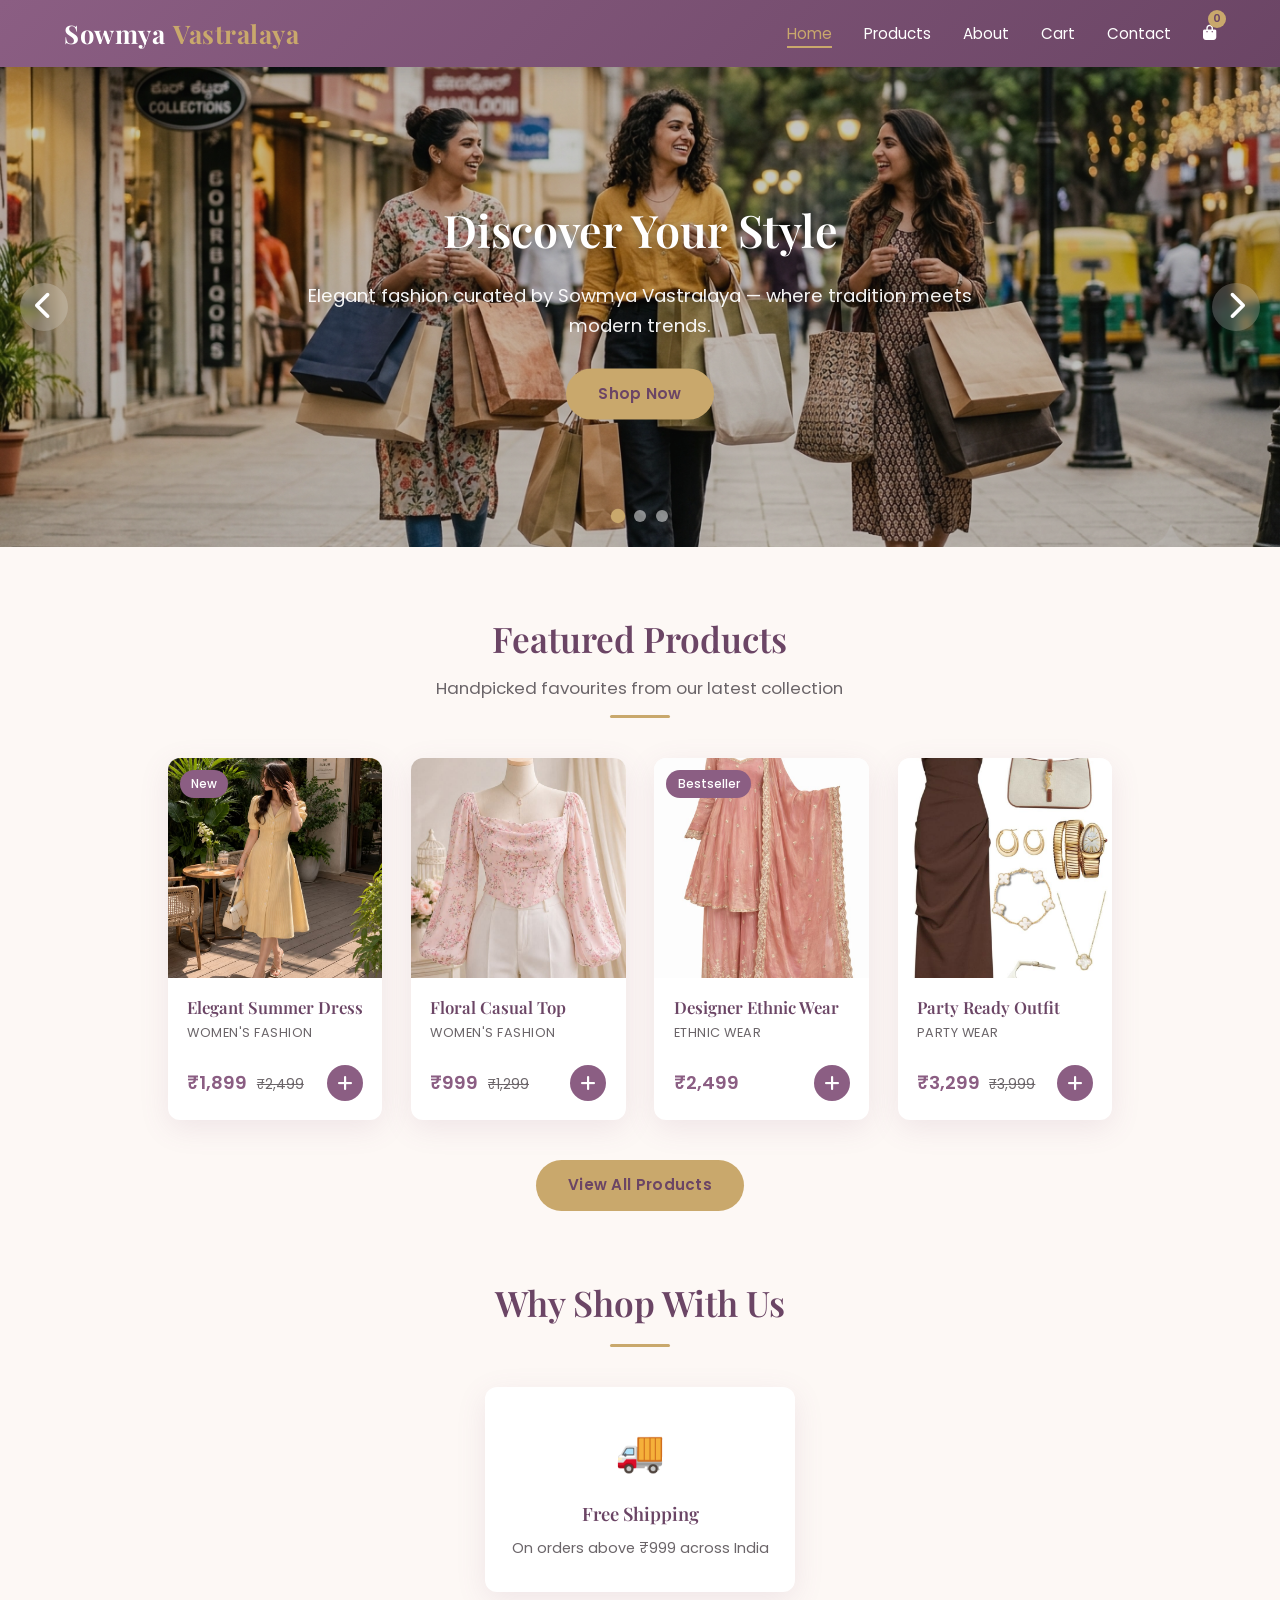
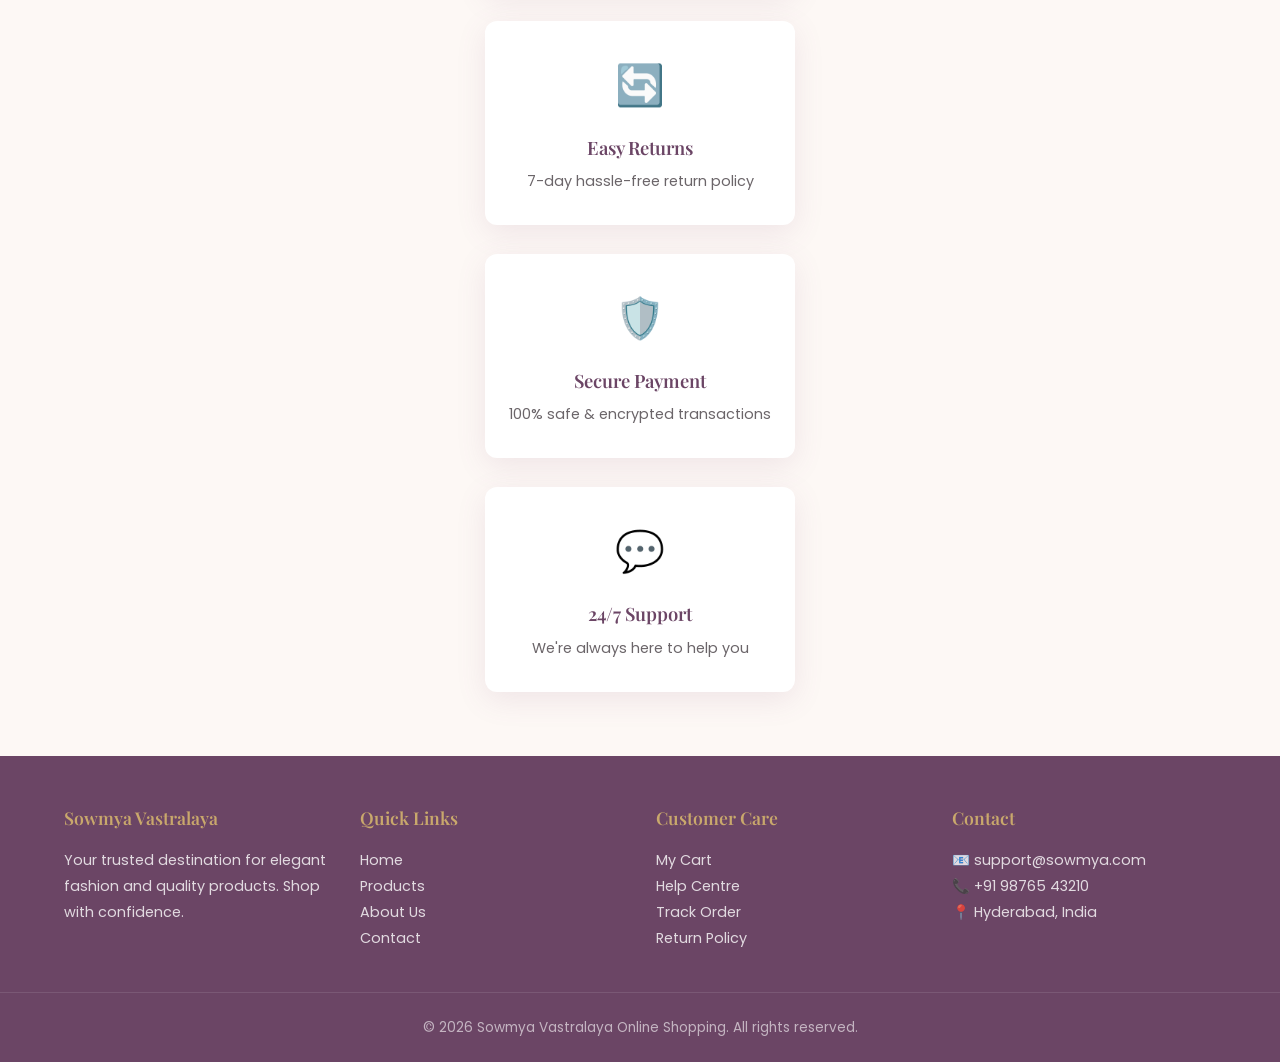
<file: online-shopping/index.html>
<!DOCTYPE html>
<html lang="en">
<head>
  <meta charset="UTF-8">
  <meta name="viewport" content="width=device-width, initial-scale=1.0">
  <title>Home | Sowmya Vastra's Online Shopping</title>
  <link rel="stylesheet" href="css/style.css">
  <link rel="stylesheet" href="https://cdnjs.cloudflare.com/ajax/libs/font-awesome/6.5.0/css/all.min.css">
</head>
<body>

  <!-- Header -->
  <header class="header">
    <div class="nav-container">
      <a href="index.html" class="logo">Sowmya <span>Vastralaya</span></a>
      <button class="menu-toggle" aria-label="Menu"><i class="fas fa-bars"></i></button>
      <ul class="nav-links">
        <li><a href="index.html" class="active">Home</a></li>
        <li><a href="products.html">Products</a></li>
        <li><a href="about.html">About</a></li>
        <li><a href="cart.html">Cart</a></li>
        <li><a href="contact.html">Contact</a></li>
        <li>
          <a href="cart.html" class="cart-icon">
            <i class="fas fa-shopping-bag"></i>
            <span class="cart-count">0</span>
          </a>
        </li>
      </ul>
    </div>
  </header>

  <!-- Hero Slider -->
  <section class="slider-section">
    <div class="slides">
      <div class="slide">
        <img src="images/slide1.png" alt="Fashion Collection">
        <div class="slide-content">
          <h1>Discover Your Style</h1>
          <p>Elegant fashion curated by Sowmya Vastralaya — where tradition meets modern trends.</p>
          <a href="products.html" class="btn">Shop Now</a>
        </div>
      </div>
      <div class="slide">
        <img src="images/slide2.png" alt="New Arrivals">
        <div class="slide-content">
          <h1>New Arrivals 2026</h1>
          <p>Fresh collections just for you. Premium quality at affordable prices.</p>
          <a href="products.html" class="btn">Explore Collection</a>
        </div>
      </div>
      <div class="slide">
        <img src="images/slide3.png" alt="Special Offers">
        <div class="slide-content">
          <h1>Special Offers</h1>
          <p>Up to 40% off on selected items. Limited time only — don't miss out!</p>
          <a href="products.html" class="btn">View Deals</a>
        </div>
      </div>
    </div>
    <button class="slider-arrow prev" aria-label="Previous"><i class="fas fa-chevron-left"></i></button>
    <button class="slider-arrow next" aria-label="Next"><i class="fas fa-chevron-right"></i></button>
    <div class="slider-nav">
      <span class="dot active"></span>
      <span class="dot"></span>
      <span class="dot"></span>
    </div>
  </section>

  <!-- Featured Products -->
  <section class="section">
    <div class="section-title">
      <h2>Featured Products</h2>
      <p>Handpicked favourites from our latest collection</p>
      <div class="underline"></div>
    </div>
    <div class="products-grid">
      <div class="product-card">
        <div class="product-img">
          <span class="product-badge">New</span>
          <img src="images/summer.jpg" alt="Elegant Dress">
        </div>
        <div class="product-info">
          <h3>Elegant Summer Dress</h3>
          <p class="category">Women's Fashion</p>
          <div class="price-row">
            <span class="price">₹1,899 <del>₹2,499</del></span>
            <button class="add-btn" onclick="addToCart('p1','Elegant Summer Dress',1899,'images/summer.jpg')" title="Add to cart">
              <i class="fas fa-plus"></i>
            </button>
          </div>
        </div>
      </div>
      <div class="product-card">
        <div class="product-img">
          <img src="images/floral.jpg" alt="Casual Top">
        </div>
        <div class="product-info">
          <h3>Floral Casual Top</h3>
          <p class="category">Women's Fashion</p>
          <div class="price-row">
            <span class="price">₹999 <del>₹1,299</del></span>
            <button class="add-btn" onclick="addToCart('p2','Floral Casual Top',999,'images/floral.jpg')" title="Add to cart">
              <i class="fas fa-plus"></i>
            </button>
          </div>
        </div>
      </div>
      <div class="product-card">
        <div class="product-img">
          <span class="product-badge">Bestseller</span>
          <img src="images/tradkurti.jpg" alt="Designer Wear">
        </div>
        <div class="product-info">
          <h3>Designer Ethnic Wear</h3>
          <p class="category">Ethnic Wear</p>
          <div class="price-row">
            <span class="price">₹2,499</span>
            <button class="add-btn" onclick="addToCart('p3','Designer Ethnic Wear',2499,'images/tradkurti.jpg')" title="Add to cart">
              <i class="fas fa-plus"></i>
            </button>
          </div>
        </div>
      </div>
      <div class="product-card">
        <div class="product-img">
          <img src="images/party.jpg" alt="Party Outfit">
        </div>
        <div class="product-info">
          <h3>Party Ready Outfit</h3>
          <p class="category">Party Wear</p>
          <div class="price-row">
            <span class="price">₹3,299 <del>₹3,999</del></span>
            <button class="add-btn" onclick="addToCart('p4','Party Ready Outfit',3299,'images/party.jpg')" title="Add to cart">
              <i class="fas fa-plus"></i>
            </button>
          </div>
        </div>
      </div>
    </div>
    <div style="text-align:center;margin-top:2.5rem;">
      <a href="products.html" class="btn">View All Products</a>
    </div>
  </section>

  <!-- Features -->
  <section class="section" style="padding-top:0;">
    <div class="section-title">
      <h2>Why Shop With Us</h2>
      <div class="underline"></div>
    </div>
    <div class="features">
      <div class="feature-card">
        <div class="feature-icon">🚚</div>
        <h3>Free Shipping</h3>
        <p>On orders above ₹999 across India</p>
      </div>
      <div class="feature-card">
        <div class="feature-icon">🔄</div>
        <h3>Easy Returns</h3>
        <p>7-day hassle-free return policy</p>
      </div>
      <div class="feature-card">
        <div class="feature-icon">🛡️</div>
        <h3>Secure Payment</h3>
        <p>100% safe & encrypted transactions</p>
      </div>
      <div class="feature-card">
        <div class="feature-icon">💬</div>
        <h3>24/7 Support</h3>
        <p>We're always here to help you</p>
      </div>
    </div>
  </section>

  <!-- Footer -->
  <footer class="footer">
    <div class="footer-content">
      <div>
        <h4>Sowmya Vastralaya</h4>
        <p>Your trusted destination for elegant fashion and quality products. Shop with confidence.</p>
      </div>
      <div>
        <h4>Quick Links</h4>
        <p><a href="index.html">Home</a></p>
        <p><a href="products.html">Products</a></p>
        <p><a href="about.html">About Us</a></p>
        <p><a href="contact.html">Contact</a></p>
      </div>
      <div>
        <h4>Customer Care</h4>
        <p><a href="cart.html">My Cart</a></p>
        <p><a href="contact.html">Help Centre</a></p>
        <p>Track Order</p>
        <p>Return Policy</p>
      </div>
      <div>
        <h4>Contact</h4>
        <p>📧 support@sowmya.com</p>
        <p>📞 +91 98765 43210</p>
        <p>📍 Hyderabad, India</p>
      </div>
    </div>
    <div class="footer-bottom">
      &copy; 2026 Sowmya Vastralaya Online Shopping. All rights reserved. 
    </div>
  </footer>

  <script src="js/script.js"></script>
</body>
</html>
</file>
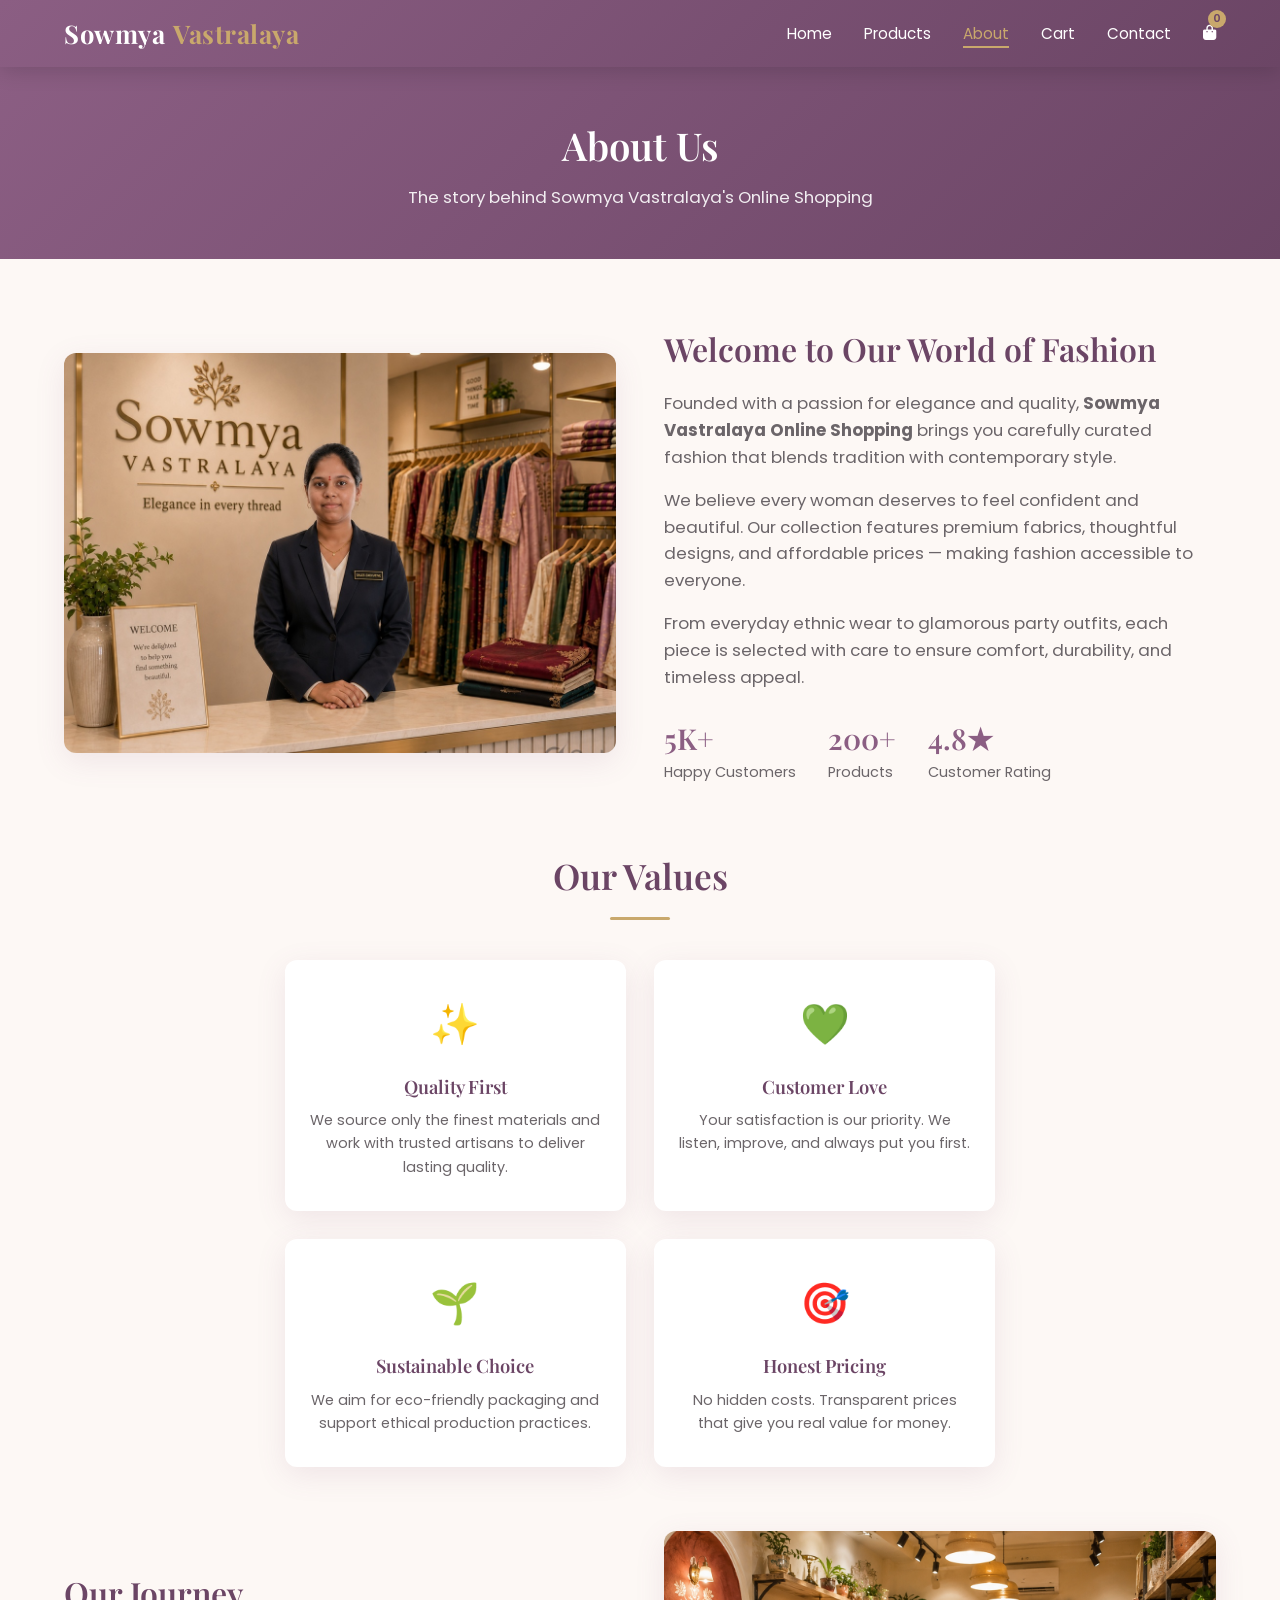
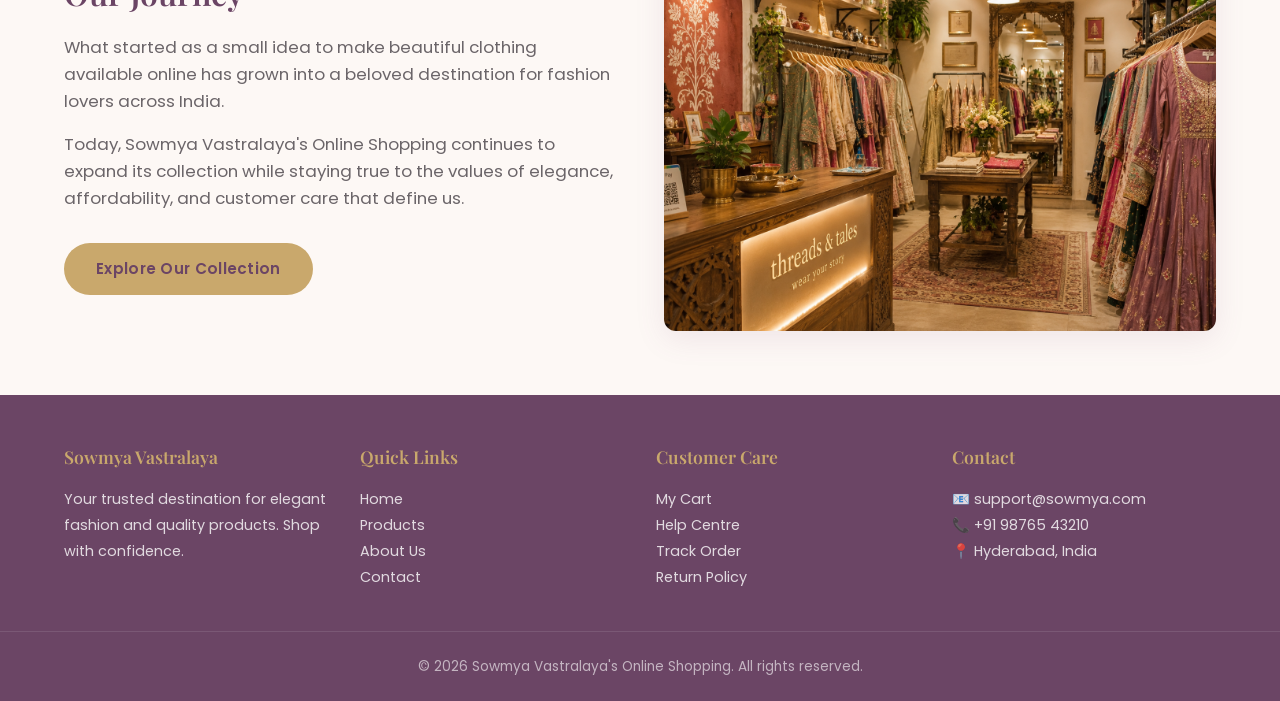
<file: online-shopping/about.html>
<!DOCTYPE html>
<html lang="en">
<head>
  <meta charset="UTF-8">
  <meta name="viewport" content="width=device-width, initial-scale=1.0">
  <title>About Us | Sowmya Lakshmi's Online Shopping</title>
  <link rel="stylesheet" href="css/style.css">
  <link rel="stylesheet" href="https://cdnjs.cloudflare.com/ajax/libs/font-awesome/6.5.0/css/all.min.css">
</head>
<body>

  <header class="header">
    <div class="nav-container">
      <a href="index.html" class="logo">Sowmya <span>Vastralaya</span></a>
      <button class="menu-toggle" aria-label="Menu"><i class="fas fa-bars"></i></button>
      <ul class="nav-links">
        <li><a href="index.html">Home</a></li>
        <li><a href="products.html">Products</a></li>
        <li><a href="about.html" class="active">About</a></li>
        <li><a href="cart.html">Cart</a></li>
        <li><a href="contact.html">Contact</a></li>
        <li>
          <a href="cart.html" class="cart-icon">
            <i class="fas fa-shopping-bag"></i>
            <span class="cart-count">0</span>
          </a>
        </li>
      </ul>
    </div>
  </header>

  <div class="page-header">
    <h1>About Us</h1>
    <p>The story behind Sowmya Vastralaya's Online Shopping</p>
  </div>

  <section class="section">
    <div class="about-content">
      <div class="about-img">
        <img src="images/about.jpg" alt="About Sowmya Lakshmi">
      </div>
      <div class="about-text">
        <h2>Welcome to Our World of Fashion</h2>
        <p>
          Founded with a passion for elegance and quality, <strong>Sowmya Vastralaya Online Shopping</strong> 
          brings you carefully curated fashion that blends tradition with contemporary style.
        </p>
        <p>
          We believe every woman deserves to feel confident and beautiful. Our collection features 
          premium fabrics, thoughtful designs, and affordable prices — making fashion accessible to everyone.
        </p>
        <p>
          From everyday ethnic wear to glamorous party outfits, each piece is selected with care 
          to ensure comfort, durability, and timeless appeal.
        </p>
        <div class="stats">
          <div class="stat">
            <h3>5K+</h3>
            <p>Happy Customers</p>
          </div>
          <div class="stat">
            <h3>200+</h3>
            <p>Products</p>
          </div>
          <div class="stat">
            <h3>4.8★</h3>
            <p>Customer Rating</p>
          </div>
        </div>
      </div>
    </div>
  </section>

  <!-- Mission / Values -->
  <section class="section" style="padding-top:0;">
    <div class="section-title">
      <h2>Our Values</h2>
      <div class="underline"></div>
    </div>
    <div class="features">
      <div class="feature-card">
        <div class="feature-icon">✨</div>
        <h3>Quality First</h3>
        <p>We source only the finest materials and work with trusted artisans to deliver lasting quality.</p>
      </div>
      <div class="feature-card">
        <div class="feature-icon">💚</div>
        <h3>Customer Love</h3>
        <p>Your satisfaction is our priority. We listen, improve, and always put you first.</p>
      </div>
      <div class="feature-card">
        <div class="feature-icon">🌱</div>
        <h3>Sustainable Choice</h3>
        <p>We aim for eco-friendly packaging and support ethical production practices.</p>
      </div>
      <div class="feature-card">
        <div class="feature-icon">🎯</div>
        <h3>Honest Pricing</h3>
        <p>No hidden costs. Transparent prices that give you real value for money.</p>
      </div>
    </div>
  </section>

  <!-- Second image section -->
  <section class="section" style="padding-top:0;">
    <div class="about-content" style="direction:rtl;">
      <div class="about-img" style="direction:ltr;">
        <img src="images/slide3.png" alt="Our Store">
      </div>
      <div class="about-text" style="direction:ltr;">
        <h2>Our Journey</h2>
        <p>
          What started as a small idea to make beautiful clothing available online has grown into 
          a beloved destination for fashion lovers across India.
        </p>
        <p>
          Today, Sowmya Vastralaya's Online Shopping continues to expand its collection while staying 
          true to the values of elegance, affordability, and customer care that define us.
        </p>
        <a href="products.html" class="btn" style="margin-top:1rem;">Explore Our Collection</a>
      </div>
    </div>
  </section>

  <footer class="footer">
    <div class="footer-content">
      <div>
        <h4>Sowmya Vastralaya</h4>
        <p>Your trusted destination for elegant fashion and quality products. Shop with confidence.</p>
      </div>
      <div>
        <h4>Quick Links</h4>
        <p><a href="index.html">Home</a></p>
        <p><a href="products.html">Products</a></p>
        <p><a href="about.html">About Us</a></p>
        <p><a href="contact.html">Contact</a></p>
      </div>
      <div>
        <h4>Customer Care</h4>
        <p><a href="cart.html">My Cart</a></p>
        <p><a href="contact.html">Help Centre</a></p>
        <p>Track Order</p>
        <p>Return Policy</p>
      </div>
      <div>
        <h4>Contact</h4>
        <p>📧 support@sowmya.com</p>
        <p>📞 +91 98765 43210</p>
        <p>📍 Hyderabad, India</p>
      </div>
    </div>
    <div class="footer-bottom">
      &copy; 2026 Sowmya Vastralaya's Online Shopping. All rights reserved. 
    </div>
  </footer>

  <script src="js/script.js"></script>
</body>
</html>
</file>
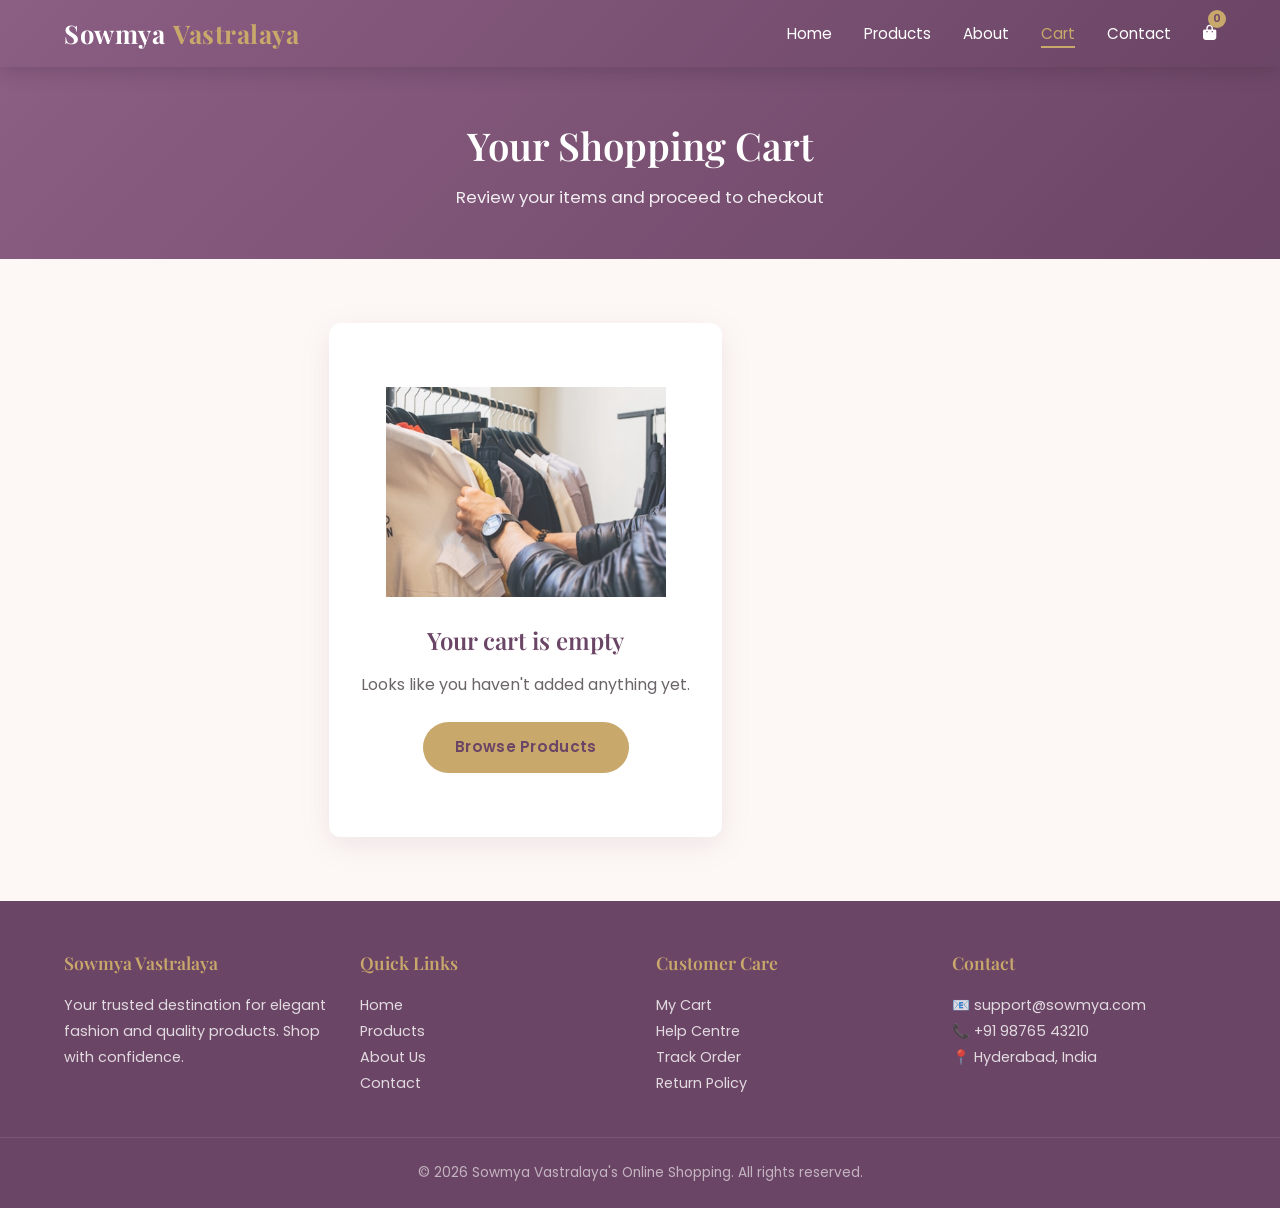
<file: online-shopping/cart.html>
<!DOCTYPE html>
<html lang="en">
<head>
  <meta charset="UTF-8">
  <meta name="viewport" content="width=device-width, initial-scale=1.0">
  <title>Shopping Cart | Sowmya Vastra's Online Shopping</title>
  <link rel="stylesheet" href="css/style.css">
  <link rel="stylesheet" href="https://cdnjs.cloudflare.com/ajax/libs/font-awesome/6.5.0/css/all.min.css">
</head>
<body>

  <header class="header">
    <div class="nav-container">
      <a href="index.html" class="logo">Sowmya <span>Vastralaya</span></a>
      <button class="menu-toggle" aria-label="Menu"><i class="fas fa-bars"></i></button>
      <ul class="nav-links">
        <li><a href="index.html">Home</a></li>
        <li><a href="products.html">Products</a></li>
        <li><a href="about.html">About</a></li>
        <li><a href="cart.html" class="active">Cart</a></li>
        <li><a href="contact.html">Contact</a></li>
        <li>
          <a href="cart.html" class="cart-icon">
            <i class="fas fa-shopping-bag"></i>
            <span class="cart-count">0</span>
          </a>
        </li>
      </ul>
    </div>
  </header>

  <div class="page-header">
    <h1>Your Shopping Cart</h1>
    <p>Review your items and proceed to checkout</p>
  </div>

  <section class="section">
    <div class="cart-container">
      <div class="cart-items" id="cartItems">
        <!-- Cart items rendered by JavaScript -->
      </div>

      <div class="cart-summary" id="cartSummary" style="display:none;">
        <h3>Order Summary</h3>
        <div class="summary-row">
          <span>Subtotal</span>
          <span id="subtotal">₹0</span>
        </div>
        <div class="summary-row">
          <span>Shipping</span>
          <span id="shipping">₹0</span>
        </div>
        <div class="summary-row total">
          <span>Total</span>
          <span id="total">₹0</span>
        </div>
        <button class="btn checkout-btn" onclick="checkout()">
          <i class="fas fa-lock"></i> Proceed to Checkout
        </button>
        <p style="text-align:center;margin-top:1rem;font-size:0.85rem;color:var(--text-light);">
          Free shipping on orders above ₹999
        </p>
      </div>
    </div>
  </section>

  <footer class="footer">
    <div class="footer-content">
      <div>
        <h4>Sowmya Vastralaya</h4>
        <p>Your trusted destination for elegant fashion and quality products. Shop with confidence.</p>
      </div>
      <div>
        <h4>Quick Links</h4>
        <p><a href="index.html">Home</a></p>
        <p><a href="products.html">Products</a></p>
        <p><a href="about.html">About Us</a></p>
        <p><a href="contact.html">Contact</a></p>
      </div>
      <div>
        <h4>Customer Care</h4>
        <p><a href="cart.html">My Cart</a></p>
        <p><a href="contact.html">Help Centre</a></p>
        <p>Track Order</p>
        <p>Return Policy</p>
      </div>
      <div>
        <h4>Contact</h4>
        <p>📧 support@sowmya.com</p>
        <p>📞 +91 98765 43210</p>
        <p>📍 Hyderabad, India</p>
      </div>
    </div>
    <div class="footer-bottom">
      &copy; 2026 Sowmya Vastralaya's Online Shopping. All rights reserved. 
    </div>
  </footer>

  <script src="js/script.js"></script>
</body>
</html>
</file>
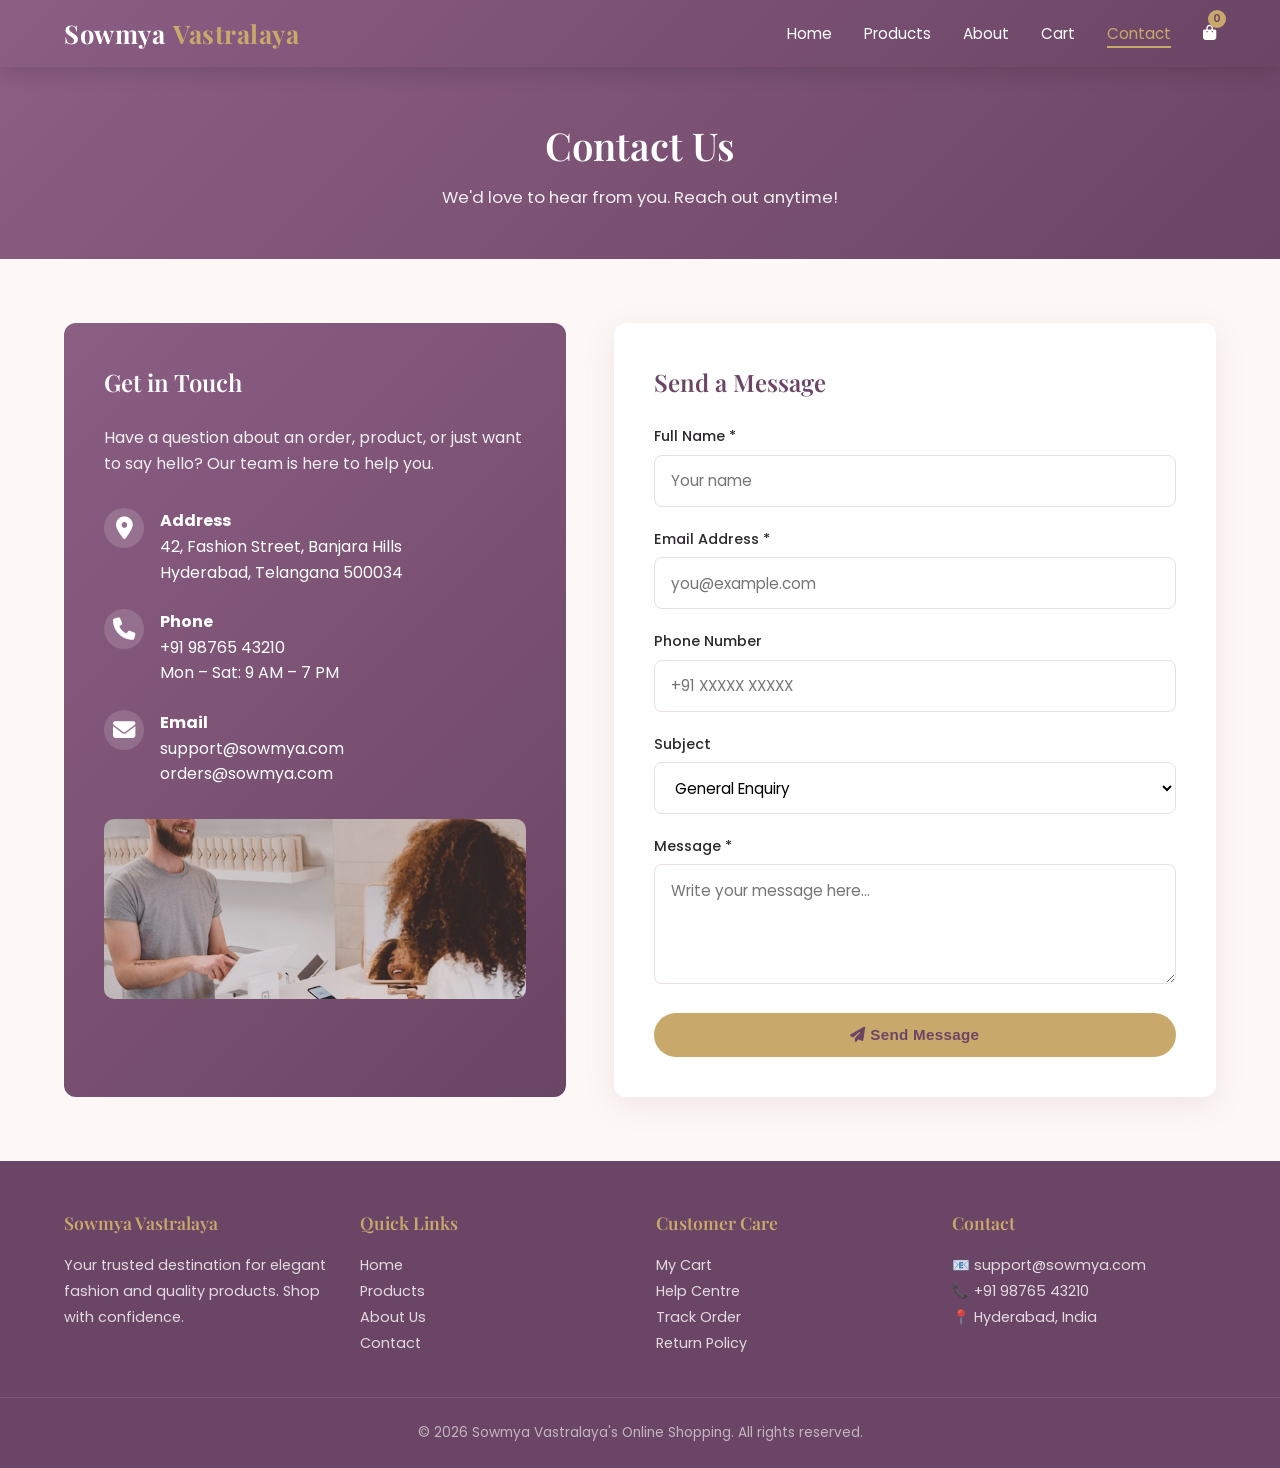
<file: online-shopping/contact.html>
<!DOCTYPE html>
<html lang="en">
<head>
  <meta charset="UTF-8">
  <meta name="viewport" content="width=device-width, initial-scale=1.0">
  <title>Contact Us | Sowmya Vastra's Online Shopping</title>
  <link rel="stylesheet" href="css/style.css">
  <link rel="stylesheet" href="https://cdnjs.cloudflare.com/ajax/libs/font-awesome/6.5.0/css/all.min.css">
</head>
<body>

  <header class="header">
    <div class="nav-container">
      <a href="index.html" class="logo">Sowmya <span>Vastralaya</span></a>
      <button class="menu-toggle" aria-label="Menu"><i class="fas fa-bars"></i></button>
      <ul class="nav-links">
        <li><a href="index.html">Home</a></li>
        <li><a href="products.html">Products</a></li>
        <li><a href="about.html">About</a></li>
        <li><a href="cart.html">Cart</a></li>
        <li><a href="contact.html" class="active">Contact</a></li>
        <li>
          <a href="cart.html" class="cart-icon">
            <i class="fas fa-shopping-bag"></i>
            <span class="cart-count">0</span>
          </a>
        </li>
      </ul>
    </div>
  </header>

  <div class="page-header">
    <h1>Contact Us</h1>
    <p>We'd love to hear from you. Reach out anytime!</p>
  </div>

  <section class="section">
    <div class="contact-grid">
      <!-- Contact Info -->
      <div class="contact-info">
        <h2>Get in Touch</h2>
        <p style="margin-bottom:2rem;opacity:0.9;">
          Have a question about an order, product, or just want to say hello? 
          Our team is here to help you.
        </p>

        <div class="contact-item">
          <div class="icon"><i class="fas fa-map-marker-alt"></i></div>
          <div>
            <strong>Address</strong><br>
            42, Fashion Street, Banjara Hills<br>
            Hyderabad, Telangana 500034
          </div>
        </div>

        <div class="contact-item">
          <div class="icon"><i class="fas fa-phone"></i></div>
          <div>
            <strong>Phone</strong><br>
            +91 98765 43210<br>
            Mon – Sat: 9 AM – 7 PM
          </div>
        </div>

        <div class="contact-item">
          <div class="icon"><i class="fas fa-envelope"></i></div>
          <div>
            <strong>Email</strong><br>
            support@sowmya.com<br>
            orders@sowmya.com
          </div>
        </div>

        <div style="margin-top:2rem;">
          <img src="images/contact.jpg" alt="Customer Support" 
               style="border-radius:10px;width:100%;height:180px;object-fit:cover;opacity:0.9;">
        </div>
      </div>

      <!-- Contact Form -->
      <div class="contact-form">
        <h2 style="margin-bottom:1.5rem;">Send a Message</h2>
        <form id="contactForm">
          <div class="form-group">
            <label for="name">Full Name *</label>
            <input type="text" id="name" name="name" placeholder="Your name" required>
          </div>
          <div class="form-group">
            <label for="email">Email Address *</label>
            <input type="email" id="email" name="email" placeholder="you@example.com" required>
          </div>
          <div class="form-group">
            <label for="phone">Phone Number</label>
            <input type="tel" id="phone" name="phone" placeholder="+91 XXXXX XXXXX">
          </div>
          <div class="form-group">
            <label for="subject">Subject</label>
            <select id="subject" name="subject">
              <option value="general">General Enquiry</option>
              <option value="order">Order Related</option>
              <option value="return">Return / Exchange</option>
              <option value="feedback">Feedback</option>
              <option value="other">Other</option>
            </select>
          </div>
          <div class="form-group">
            <label for="message">Message *</label>
            <textarea id="message" name="message" placeholder="Write your message here..." required></textarea>
          </div>
          <button type="submit" class="btn" style="width:100%;">
            <i class="fas fa-paper-plane"></i> Send Message
          </button>
        </form>
      </div>
    </div>
  </section>

  <footer class="footer">
    <div class="footer-content">
      <div>
        <h4>Sowmya Vastralaya</h4>
        <p>Your trusted destination for elegant fashion and quality products. Shop with confidence.</p>
      </div>
      <div>
        <h4>Quick Links</h4>
        <p><a href="index.html">Home</a></p>
        <p><a href="products.html">Products</a></p>
        <p><a href="about.html">About Us</a></p>
        <p><a href="contact.html">Contact</a></p>
      </div>
      <div>
        <h4>Customer Care</h4>
        <p><a href="cart.html">My Cart</a></p>
        <p><a href="contact.html">Help Centre</a></p>
        <p>Track Order</p>
        <p>Return Policy</p>
      </div>
      <div>
        <h4>Contact</h4>
        <p>📧 support@sowmya.com</p>
        <p>📞 +91 98765 43210</p>
        <p>📍 Hyderabad, India</p>
      </div>
    </div>
    <div class="footer-bottom">
      &copy; 2026 Sowmya Vastralaya's Online Shopping. All rights reserved. 
    </div>
  </footer>

  <script src="js/script.js"></script>
</body>
</html>
</file>
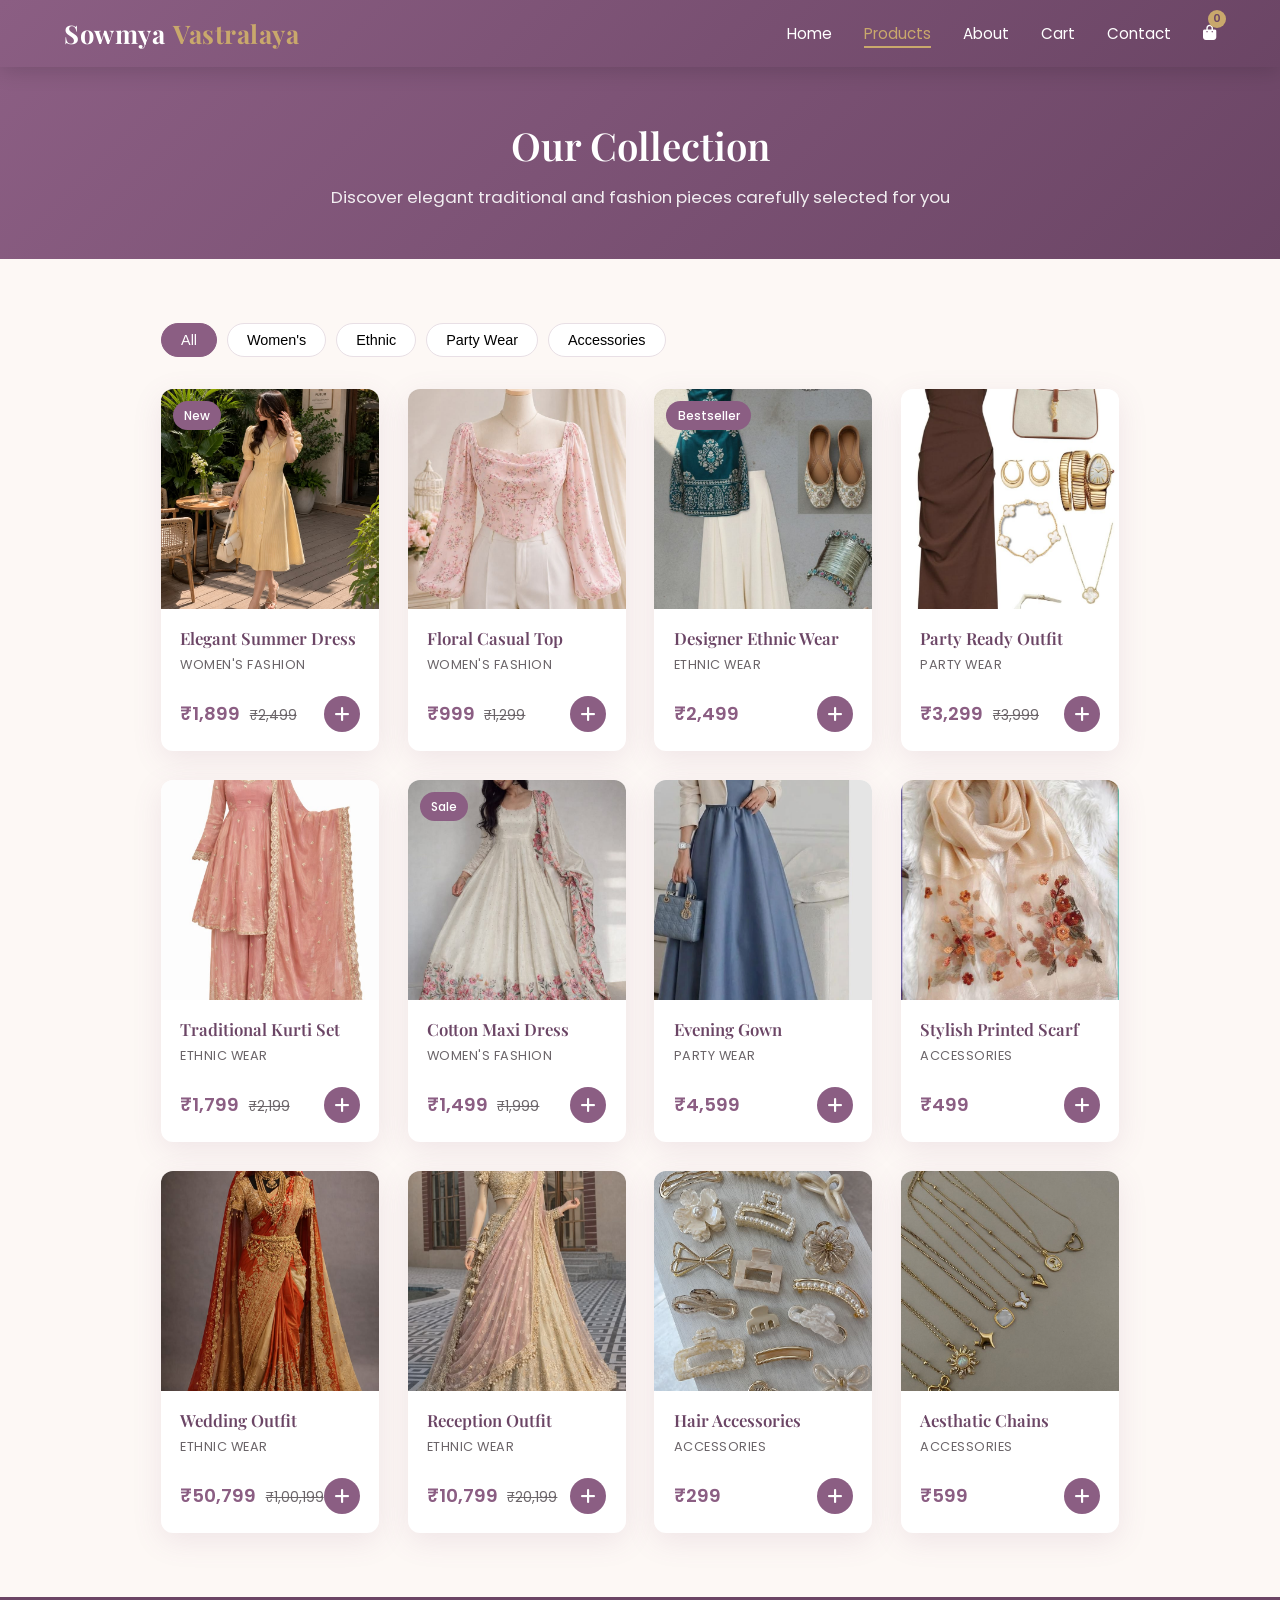
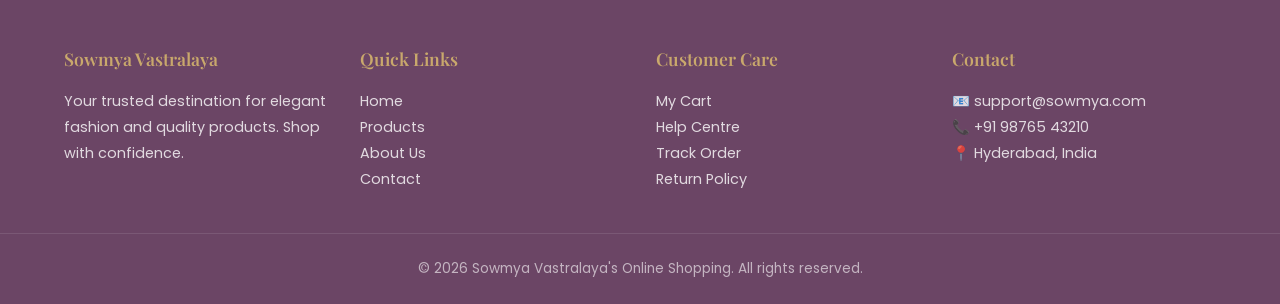
<file: online-shopping/products.html>
<!DOCTYPE html>
<html lang="en">
<head>
  <meta charset="UTF-8">
  <meta name="viewport" content="width=device-width, initial-scale=1.0">
  <title>Products | Sowmya Lakshmi's Online Shopping</title>
  <link rel="stylesheet" href="css/style.css">
  <link rel="stylesheet" href="https://cdnjs.cloudflare.com/ajax/libs/font-awesome/6.5.0/css/all.min.css">
</head>
<body>

  <header class="header">
    <div class="nav-container">
      <a href="index.html" class="logo">Sowmya <span>Vastralaya</span></a>
      <button class="menu-toggle" aria-label="Menu"><i class="fas fa-bars"></i></button>
      <ul class="nav-links">
        <li><a href="index.html">Home</a></li>
        <li><a href="products.html" class="active">Products</a></li>
        <li><a href="about.html">About</a></li>
        <li><a href="cart.html">Cart</a></li>
        <li><a href="contact.html">Contact</a></li>
        <li>
          <a href="cart.html" class="cart-icon">
            <i class="fas fa-shopping-bag"></i>
            <span class="cart-count">0</span>
          </a>
        </li>
      </ul>
    </div>
  </header>

  <div class="page-header">
    <h1>Our Collection</h1>
    <p>Discover elegant traditional and fashion pieces carefully selected for you</p>
  </div>

  <section class="section">
    <div class="filter-bar">
      <div class="filter-btns">
        <button class="filter-btn active" data-filter="all">All</button>
        <button class="filter-btn" data-filter="women">Women's</button>
        <button class="filter-btn" data-filter="ethnic">Ethnic</button>
        <button class="filter-btn" data-filter="party">Party Wear</button>
        <button class="filter-btn" data-filter="accessories">Accessories</button>
      </div>
    </div>

    <div class="products-grid">
      <!-- Product 1 -->
      <div class="product-card" data-category="women">
        <div class="product-img">
          <span class="product-badge">New</span>
          <img src="images/summer.jpg" alt="Elegant Summer Dress">
        </div>
        <div class="product-info">
          <h3>Elegant Summer Dress</h3>
          <p class="category">Women's Fashion</p>
          <div class="price-row">
            <span class="price">₹1,899 <del>₹2,499</del></span>
            <button class="add-btn" onclick="addToCart('p1','Elegant Summer Dress',1899,'images/summer.jpg')">
              <i class="fas fa-plus"></i>
            </button>
          </div>
        </div>
      </div>

      <!-- Product 2 -->
      <div class="product-card" data-category="women">
        <div class="product-img">
          <img src="images/floral.jpg" alt="Floral Casual Top">
        </div>
        <div class="product-info">
          <h3>Floral Casual Top</h3>
          <p class="category">Women's Fashion</p>
          <div class="price-row">
            <span class="price">₹999 <del>₹1,299</del></span>
            <button class="add-btn" onclick="addToCart('p2','Floral Casual Top',999,'images/floral.jpg')">
              <i class="fas fa-plus"></i>
            </button>
          </div>
        </div>
      </div>

      <!-- Product 3 -->
      <div class="product-card" data-category="ethnic">
        <div class="product-img">
          <span class="product-badge">Bestseller</span>
          <img src="images/kurti.jpg" alt="Designer Ethnic Wear">
        </div>
        <div class="product-info">
          <h3>Designer Ethnic Wear</h3>
          <p class="category">Ethnic Wear</p>
          <div class="price-row">
            <span class="price">₹2,499</span>
            <button class="add-btn" onclick="addToCart('p3','Designer Ethnic Wear',2499,'images/kurti.jpg')">
              <i class="fas fa-plus"></i>
            </button>
          </div>
        </div>
      </div>

      <!-- Product 4 -->
      <div class="product-card" data-category="party">
        <div class="product-img">
          <img src="images/party.jpg" alt="Party Ready Outfit">
        </div>
        <div class="product-info">
          <h3>Party Ready Outfit</h3>
          <p class="category">Party Wear</p>
          <div class="price-row">
            <span class="price">₹3,299 <del>₹3,999</del></span>
            <button class="add-btn" onclick="addToCart('p4','Party Ready Outfit',3299,'images/party.jpg')">
              <i class="fas fa-plus"></i>
            </button>
          </div>
        </div>
      </div>

      <!-- Extra products using same images with variation -->
      <div class="product-card" data-category="ethnic">
        <div class="product-img">
          <img src="images/tradkurti.jpg" alt="Traditional Kurti Set">
        </div>
        <div class="product-info">
          <h3>Traditional Kurti Set</h3>
          <p class="category">Ethnic Wear</p>
          <div class="price-row">
            <span class="price">₹1,799 <del>₹2,199</del></span>
            <button class="add-btn" onclick="addToCart('p5','Traditional Kurti Set',1799,'images/tradkurti.jpg')">
              <i class="fas fa-plus"></i>
            </button>
          </div>
        </div>
      </div>

      <div class="product-card" data-category="women">
        <div class="product-img">
          <span class="product-badge">Sale</span>
          <img src="images/cotton.jpg" alt="Cotton Maxi Dress">
        </div>
        <div class="product-info">
          <h3>Cotton Maxi Dress</h3>
          <p class="category">Women's Fashion</p>
          <div class="price-row">
            <span class="price">₹1,499 <del>₹1,999</del></span>
            <button class="add-btn" onclick="addToCart('p6','Cotton Maxi Dress',1499,'images/cotton.jpg')">
              <i class="fas fa-plus"></i>
            </button>
          </div>
        </div>
      </div>

      <div class="product-card" data-category="party">
        <div class="product-img">
          <img src="images/even.jpg" alt="Evening Gown">
        </div>
        <div class="product-info">
          <h3>Evening Gown</h3>
          <p class="category">Party Wear</p>
          <div class="price-row">
            <span class="price">₹4,599</span>
            <button class="add-btn" onclick="addToCart('p7','Evening Gown',4599,'images/even.jpg')">
              <i class="fas fa-plus"></i>
            </button>
          </div>
        </div>
      </div>

      <div class="product-card" data-category="accessories">
        <div class="product-img">
          <img src="images/scarf.jpg" alt="Stylish Scarf">
        </div>
        <div class="product-info">
          <h3>Stylish Printed Scarf</h3>
          <p class="category">Accessories</p>
          <div class="price-row">
            <span class="price">₹499</span>
            <button class="add-btn" onclick="addToCart('p8','Stylish Printed Scarf',499,'images/scarf.jpg')">
              <i class="fas fa-plus"></i>
            </button>
          </div>
        </div>
      </div>
      <div class="product-card" data-category="ethnic">
        <div class="product-img">
          <img src="images/mar.jpg" alt="Wedding Outfit ">
        </div>
        <div class="product-info">
          <h3>Wedding Outfit</h3>
          <p class="category">Ethnic Wear</p>
          <div class="price-row">
            <span class="price">₹50,799 <del>₹1,00,199</del></span>
            <button class="add-btn" onclick="addToCart('p5','Wedding Outfit',50799,'images/mar.jpg')">
              <i class="fas fa-plus"></i>
            </button>
          </div>
        </div>
      </div>
      <div class="product-card" data-category="ethnic">
        <div class="product-img">
          <img src="images/leh.jpg" alt="Reception Outfit">
        </div>
        <div class="product-info">
          <h3>Reception Outfit</h3>
          <p class="category">Ethnic Wear</p>
          <div class="price-row">
            <span class="price">₹10,799 <del>₹20,199</del></span>
            <button class="add-btn" onclick="addToCart('p5','Reception Outfit',1799,'images/leh.jpg')">
              <i class="fas fa-plus"></i>
            </button>
          </div>
        </div>
      </div>
      <div class="product-card" data-category="accessories">
        <div class="product-img">
          <img src="images/hair.jpg" alt="Hair Accessories ">
        </div>
        <div class="product-info">
          <h3>Hair Accessories</h3>
          <p class="category">Accessories</p>
          <div class="price-row">
            <span class="price">₹299</span>
            <button class="add-btn" onclick="addToCart('p8','Hair Accessories',299,'images/hair.jpg')">
              <i class="fas fa-plus"></i>
            </button>
          </div>
        </div>
      </div>
      <div class="product-card" data-category="accessories">
        <div class="product-img">
          <img src="images/chain.jpg" alt="Aesthatic Chains ">
        </div>
        <div class="product-info">
          <h3>Aesthatic Chains</h3>
          <p class="category">Accessories</p>
          <div class="price-row">
            <span class="price">₹599</span>
            <button class="add-btn" onclick="addToCart('p8','Aesthatic Chains',599,'images/chain.jpg')">
              <i class="fas fa-plus"></i>
            </button>
          </div>
        </div>
      </div>
    </div>
  </section>

  <footer class="footer">
    <div class="footer-content">
      <div>
        <h4>Sowmya Vastralaya</h4>
        <p>Your trusted destination for elegant fashion and quality products. Shop with confidence.</p>
      </div>
      <div>
        <h4>Quick Links</h4>
        <p><a href="index.html">Home</a></p>
        <p><a href="products.html">Products</a></p>
        <p><a href="about.html">About Us</a></p>
        <p><a href="contact.html">Contact</a></p>
      </div>
      <div>
        <h4>Customer Care</h4>
        <p><a href="cart.html">My Cart</a></p>
        <p><a href="contact.html">Help Centre</a></p>
        <p>Track Order</p>
        <p>Return Policy</p>
      </div>
      <div>
        <h4>Contact</h4>
        <p>📧 support@sowmya.com</p>
        <p>📞 +91 98765 43210</p>
        <p>📍 Hyderabad, India</p>
      </div>
    </div>
    <div class="footer-bottom">
      &copy; 2026 Sowmya Vastralaya's Online Shopping. All rights reserved. 
    </div>
  </footer>

  <script src="js/script.js"></script>
</body>
</html>
</file>
<file: online-shopping/css/style.css>
/* ===== Sowmya Lakshmi's Online Shopping - Elegant Theme ===== */
@import url('https://fonts.googleapis.com/css2?family=Playfair+Display:wght@400;600;700&family=Poppins:wght@300;400;500;600&display=swap');

:root {
  --primary: #8B5E83;
  --primary-dark: #6B4565;
  --accent: #D4A5C0;
  --gold: #C9A86C;
  --bg: #FDF8F5;
  --card-bg: #FFFFFF;
  --text: #2D2A2E;
  --text-light: #6B6569;
  --border: #E8DFE5;
  --shadow: 0 8px 30px rgba(139, 94, 131, 0.12);
  --shadow-hover: 0 12px 40px rgba(139, 94, 131, 0.2);
  --radius: 12px;
  --transition: all 0.3s ease;
}

* {
  margin: 0;
  padding: 0;
  box-sizing: border-box;
}

body {
  font-family: 'Poppins', sans-serif;
  background: var(--bg);
  color: var(--text);
  line-height: 1.6;
  min-height: 100vh;
  display: flex;
  flex-direction: column;
}

h1, h2, h3, h4 {
  font-family: 'Playfair Display', serif;
  font-weight: 600;
  color: var(--primary-dark);
}

a {
  text-decoration: none;
  color: inherit;
  transition: var(--transition);
}

img {
  max-width: 100%;
  height: auto;
  display: block;
}

/* ===== HEADER & NAV ===== */
.header {
  background: linear-gradient(135deg, var(--primary) 0%, var(--primary-dark) 100%);
  color: #fff;
  padding: 0.8rem 0;
  position: sticky;
  top: 0;
  z-index: 1000;
  box-shadow: 0 4px 20px rgba(0,0,0,0.15);
}

.nav-container {
  max-width: 1200px;
  margin: 0 auto;
  padding: 0 1.5rem;
  display: flex;
  align-items: center;
  justify-content: space-between;
}

.logo {
  font-family: 'Playfair Display', serif;
  font-size: 1.6rem;
  font-weight: 700;
  letter-spacing: 0.5px;
  display: flex;
  align-items: center;
  gap: 0.5rem;
}

.logo span {
  color: var(--gold);
}

.nav-links {
  display: flex;
  list-style: none;
  gap: 2rem;
}

.nav-links a {
  color: #fff;
  font-weight: 400;
  font-size: 0.95rem;
  position: relative;
  padding: 0.3rem 0;
}

.nav-links a::after {
  content: '';
  position: absolute;
  bottom: 0;
  left: 0;
  width: 0;
  height: 2px;
  background: var(--gold);
  transition: width 0.3s ease;
}

.nav-links a:hover::after,
.nav-links a.active::after {
  width: 100%;
}

.nav-links a:hover,
.nav-links a.active {
  color: var(--gold);
}

.cart-icon {
  position: relative;
  font-size: 1.3rem;
}

.cart-count {
  position: absolute;
  top: -8px;
  right: -10px;
  background: var(--gold);
  color: var(--primary-dark);
  font-size: 0.7rem;
  font-weight: 600;
  width: 18px;
  height: 18px;
  border-radius: 50%;
  display: flex;
  align-items: center;
  justify-content: center;
}

/* Mobile menu */
.menu-toggle {
  display: none;
  background: none;
  border: none;
  color: #fff;
  font-size: 1.5rem;
  cursor: pointer;
}

/* ===== HERO SLIDER ===== */
.slider-section {
  position: relative;
  height: 480px;
  overflow: hidden;
  background: #1a1a1a;
}

.slides {
  display: flex;
  height: 100%;
  transition: transform 0.6s ease-in-out;
}

.slide {
  min-width: 100%;
  height: 100%;
  position: relative;
}

.slide img {
  width: 100%;
  height: 100%;
  object-fit: cover;
  opacity: 0.75;
}

.slide-content {
  position: absolute;
  top: 50%;
  left: 50%;
  transform: translate(-50%, -50%);
  text-align: center;
  color: #fff;
  width: 90%;
  max-width: 700px;
  z-index: 2;
}

.slide-content h1 {
  font-size: 2.8rem;
  color: #fff;
  margin-bottom: 1rem;
  text-shadow: 0 2px 10px rgba(0,0,0,0.4);
}

.slide-content p {
  font-size: 1.15rem;
  margin-bottom: 1.8rem;
  opacity: 0.95;
}

.btn {
  display: inline-block;
  padding: 0.85rem 2rem;
  background: var(--gold);
  color: var(--primary-dark);
  font-weight: 600;
  border-radius: 50px;
  border: none;
  cursor: pointer;
  transition: var(--transition);
  font-size: 0.95rem;
  letter-spacing: 0.3px;
}

.btn:hover {
  background: #fff;
  transform: translateY(-2px);
  box-shadow: 0 6px 20px rgba(0,0,0,0.2);
}

.btn-outline {
  background: transparent;
  border: 2px solid #fff;
  color: #fff;
}

.btn-outline:hover {
  background: #fff;
  color: var(--primary-dark);
}

.slider-nav {
  position: absolute;
  bottom: 25px;
  left: 50%;
  transform: translateX(-50%);
  display: flex;
  gap: 10px;
  z-index: 10;
}

.dot {
  width: 12px;
  height: 12px;
  border-radius: 50%;
  background: rgba(255,255,255,0.5);
  cursor: pointer;
  transition: var(--transition);
}

.dot.active {
  background: var(--gold);
  transform: scale(1.2);
}

.slider-arrow {
  position: absolute;
  top: 50%;
  transform: translateY(-50%);
  background: rgba(255,255,255,0.2);
  border: none;
  color: #fff;
  font-size: 1.8rem;
  width: 48px;
  height: 48px;
  border-radius: 50%;
  cursor: pointer;
  z-index: 10;
  transition: var(--transition);
  backdrop-filter: blur(4px);
}

.slider-arrow:hover {
  background: var(--gold);
  color: var(--primary-dark);
}

.slider-arrow.prev { left: 20px; }
.slider-arrow.next { right: 20px; }

/* ===== SECTIONS ===== */
.section {
  max-width: 1200px;
  margin: 0 auto;
  padding: 4rem 1.5rem;
}

.section-title {
  text-align: center;
  margin-bottom: 2.5rem;
}

.section-title h2 {
  font-size: 2.2rem;
  margin-bottom: 0.5rem;
}

.section-title p {
  color: var(--text-light);
  font-size: 1.05rem;
}

.section-title .underline {
  width: 60px;
  height: 3px;
  background: var(--gold);
  margin: 0.8rem auto 0;
  border-radius: 2px;
}

/* ===== PRODUCT CARDS ===== */
.products-grid {
  display: grid !important;
  grid-template-columns: repeat(4, 1fr);
  gap: 1.8rem;
  width: 100%;
  align-items: stretch;
}

.product-card {
  background: var(--card-bg);
  border-radius: var(--radius);
  overflow: hidden;
  box-shadow: var(--shadow);
  transition: var(--transition);
  display: flex;
  flex-direction: column;
  width: 100%;
  max-width: 100%;
}

.product-card:hover {
  transform: translateY(-8px);
  box-shadow: var(--shadow-hover);
}

.product-img {
  height: 220px;
  overflow: hidden;
  position: relative;
  flex-shrink: 0;
}

.product-img img {
  width: 100%;
  height: 100%;
  object-fit: cover;
  transition: transform 0.5s ease;
}

.product-card:hover .product-img img {
  transform: scale(1.08);
}

.product-badge {
  position: absolute;
  top: 12px;
  left: 12px;
  background: var(--primary);
  color: #fff;
  font-size: 0.75rem;
  padding: 0.3rem 0.7rem;
  border-radius: 20px;
  font-weight: 500;
  z-index: 2;
}

.product-info {
  padding: 1.2rem;
  display: flex;
  flex-direction: column;
  flex-grow: 1;
}

.product-info h3 {
  font-size: 1.05rem;
  margin-bottom: 0.3rem;
  line-height: 1.3;
}

.product-info .category {
  color: var(--text-light);
  font-size: 0.8rem;
  margin-bottom: 0.5rem;
  text-transform: uppercase;
  letter-spacing: 0.5px;
}

.price-row {
  display: flex;
  align-items: center;
  justify-content: space-between;
  margin-top: auto;
  padding-top: 0.8rem;
}

.price {
  font-size: 1.15rem;
  font-weight: 600;
  color: var(--primary);
}

.price del {
  font-size: 0.85rem;
  color: var(--text-light);
  margin-left: 0.35rem;
  font-weight: 400;
}

.add-btn {
  background: var(--primary);
  color: #fff;
  border: none;
  width: 36px;
  height: 36px;
  border-radius: 50%;
  cursor: pointer;
  font-size: 1.1rem;
  display: flex;
  align-items: center;
  justify-content: center;
  transition: var(--transition);
  flex-shrink: 0;
}

.add-btn:hover {
  background: var(--primary-dark);
  transform: scale(1.1);
}

/* Full-width Add to Cart button style (optional) */
.add-to-cart-btn {
  display: block;
  width: 100%;
  margin-top: 0.8rem;
  padding: 0.7rem 1rem;
  background: var(--primary);
  color: #fff;
  border: none;
  border-radius: 8px;
  font-size: 0.9rem;
  font-weight: 500;
  cursor: pointer;
  transition: var(--transition);
  font-family: inherit;
}

.add-to-cart-btn:hover {
  background: var(--primary-dark);
}

/* ===== FEATURES ===== */
.features {
  display: grid;
  grid-template-columns: repeat(auto-fit, minmax(220px, 1fr));
  gap: 1.8rem;
  margin-top: 1rem;
}

.feature-card {
  background: var(--card-bg);
  padding: 2rem 1.5rem;
  border-radius: var(--radius);
  text-align: center;
  box-shadow: var(--shadow);
  transition: var(--transition);
}

.feature-card:hover {
  transform: translateY(-5px);
}

.feature-icon {
  font-size: 2.5rem;
  margin-bottom: 1rem;
}

.feature-card h3 {
  font-size: 1.15rem;
  margin-bottom: 0.5rem;
}

.feature-card p {
  color: var(--text-light);
  font-size: 0.9rem;
}

/* ===== ABOUT PAGE ===== */
.about-content {
  display: grid;
  grid-template-columns: 1fr 1fr;
  gap: 3rem;
  align-items: center;
}

.about-img {
  border-radius: var(--radius);
  overflow: hidden;
  box-shadow: var(--shadow);
}

.about-img img {
  width: 100%;
  height: 400px;
  object-fit: cover;
}

.about-text h2 {
  font-size: 2rem;
  margin-bottom: 1rem;
}

.about-text p {
  color: var(--text-light);
  margin-bottom: 1rem;
  font-size: 1.05rem;
}

.stats {
  display: flex;
  gap: 2rem;
  margin-top: 1.5rem;
}

.stat h3 {
  font-size: 1.8rem;
  color: var(--primary);
}

.stat p {
  font-size: 0.9rem;
  color: var(--text-light);
  margin: 0;
}

/* ===== CART PAGE ===== */
.cart-container {
  display: grid;
  grid-template-columns: 2fr 1fr;
  gap: 2rem;
}

.cart-items {
  background: var(--card-bg);
  border-radius: var(--radius);
  box-shadow: var(--shadow);
  overflow: hidden;
}

.cart-item {
  display: flex;
  align-items: center;
  padding: 1.5rem;
  border-bottom: 1px solid var(--border);
  gap: 1.5rem;
}

.cart-item:last-child {
  border-bottom: none;
}

.cart-item img {
  width: 100px;
  height: 100px;
  object-fit: cover;
  border-radius: 8px;
}

.cart-item-info {
  flex: 1;
}

.cart-item-info h3 {
  font-size: 1.1rem;
  margin-bottom: 0.3rem;
}

.cart-item-info .price {
  font-size: 1.1rem;
}

.qty-control {
  display: flex;
  align-items: center;
  gap: 0.8rem;
}

.qty-btn {
  width: 32px;
  height: 32px;
  border: 1px solid var(--border);
  background: #fff;
  border-radius: 6px;
  cursor: pointer;
  font-size: 1rem;
  transition: var(--transition);
}

.qty-btn:hover {
  background: var(--primary);
  color: #fff;
  border-color: var(--primary);
}

.remove-btn {
  background: none;
  border: none;
  color: #c0392b;
  cursor: pointer;
  font-size: 0.9rem;
  margin-top: 0.4rem;
}

.cart-summary {
  background: var(--card-bg);
  border-radius: var(--radius);
  box-shadow: var(--shadow);
  padding: 1.8rem;
  height: fit-content;
  position: sticky;
  top: 90px;
}

.cart-summary h3 {
  margin-bottom: 1.2rem;
  font-size: 1.3rem;
}

.summary-row {
  display: flex;
  justify-content: space-between;
  margin-bottom: 0.8rem;
  color: var(--text-light);
}

.summary-row.total {
  font-size: 1.2rem;
  font-weight: 600;
  color: var(--text);
  border-top: 1px solid var(--border);
  padding-top: 1rem;
  margin-top: 0.5rem;
}

.checkout-btn {
  width: 100%;
  margin-top: 1.5rem;
  padding: 1rem;
  font-size: 1rem;
}

.empty-cart {
  text-align: center;
  padding: 4rem 2rem;
}

.empty-cart img {
  max-width: 280px;
  margin: 0 auto 1.5rem;
  opacity: 0.8;
}

/* ===== CONTACT PAGE ===== */
.contact-grid {
  display: grid;
  grid-template-columns: 1fr 1.2fr;
  gap: 3rem;
}

.contact-info {
  background: linear-gradient(135deg, var(--primary), var(--primary-dark));
  color: #fff;
  padding: 2.5rem;
  border-radius: var(--radius);
}

.contact-info h2 {
  color: #fff;
  margin-bottom: 1.5rem;
}

.contact-item {
  display: flex;
  gap: 1rem;
  margin-bottom: 1.5rem;
  align-items: flex-start;
}

.contact-item .icon {
  font-size: 1.4rem;
  width: 40px;
  height: 40px;
  background: rgba(255,255,255,0.15);
  border-radius: 50%;
  display: flex;
  align-items: center;
  justify-content: center;
  flex-shrink: 0;
}

.contact-form {
  background: var(--card-bg);
  padding: 2.5rem;
  border-radius: var(--radius);
  box-shadow: var(--shadow);
}

.form-group {
  margin-bottom: 1.3rem;
}

.form-group label {
  display: block;
  margin-bottom: 0.4rem;
  font-weight: 500;
  font-size: 0.9rem;
}

.form-group input,
.form-group textarea,
.form-group select {
  width: 100%;
  padding: 0.85rem 1rem;
  border: 1px solid var(--border);
  border-radius: 8px;
  font-family: inherit;
  font-size: 0.95rem;
  transition: var(--transition);
  background: #fff;
}

.form-group input:focus,
.form-group textarea:focus,
.form-group select:focus {
  outline: none;
  border-color: var(--primary);
  box-shadow: 0 0 0 3px rgba(139, 94, 131, 0.15);
}

.form-group textarea {
  resize: vertical;
  min-height: 120px;
}

/* ===== FOOTER ===== */
.footer {
  background: var(--primary-dark);
  color: #fff;
  padding: 3rem 0 1.5rem;
  margin-top: auto;
}

.footer-content {
  max-width: 1200px;
  margin: 0 auto;
  padding: 0 1.5rem;
  display: grid;
  grid-template-columns: repeat(auto-fit, minmax(200px, 1fr));
  gap: 2rem;
}

.footer h4 {
  color: var(--gold);
  margin-bottom: 1rem;
  font-size: 1.1rem;
}

.footer p, .footer a {
  color: rgba(255,255,255,0.8);
  font-size: 0.9rem;
  line-height: 1.8;
}

.footer a:hover {
  color: var(--gold);
}

.footer-bottom {
  text-align: center;
  margin-top: 2.5rem;
  padding-top: 1.5rem;
  border-top: 1px solid rgba(255,255,255,0.1);
  color: rgba(255,255,255,0.6);
  font-size: 0.85rem;
}

/* ===== PAGE HEADER ===== */
.page-header {
  background: linear-gradient(135deg, var(--primary) 0%, var(--primary-dark) 100%);
  color: #fff;
  padding: 3rem 1.5rem;
  text-align: center;
}

.page-header h1 {
  color: #fff;
  font-size: 2.4rem;
  margin-bottom: 0.5rem;
}

.page-header p {
  opacity: 0.9;
  font-size: 1.05rem;
}

/* ===== FILTER BAR ===== */
.filter-bar {
  display: flex;
  flex-wrap: wrap;
  gap: 1rem;
  margin-bottom: 2rem;
  align-items: center;
  justify-content: space-between;
}

.filter-btns {
  display: flex;
  gap: 0.6rem;
  flex-wrap: wrap;
}

.filter-btn {
  padding: 0.5rem 1.2rem;
  border: 1px solid var(--border);
  background: #fff;
  border-radius: 50px;
  cursor: pointer;
  font-size: 0.9rem;
  transition: var(--transition);
}

.filter-btn:hover,
.filter-btn.active {
  background: var(--primary);
  color: #fff;
  border-color: var(--primary);
}

/* ===== TOAST ===== */
.toast {
  position: fixed;
  bottom: 30px;
  right: 30px;
  background: var(--primary-dark);
  color: #fff;
  padding: 1rem 1.5rem;
  border-radius: 8px;
  box-shadow: 0 8px 25px rgba(0,0,0,0.2);
  transform: translateY(100px);
  opacity: 0;
  transition: all 0.4s ease;
  z-index: 9999;
}

.toast.show {
  transform: translateY(0);
  opacity: 1;
}

/* ===== RESPONSIVE ===== */
@media (max-width: 1100px) {
  .products-grid {
    grid-template-columns: repeat(3, 1fr);
  }
}

@media (max-width: 900px) {
  .about-content,
  .contact-grid,
  .cart-container {
    grid-template-columns: 1fr;
  }

  .products-grid {
    grid-template-columns: repeat(2, 1fr);
    gap: 1.4rem;
  }

  .slide-content h1 {
    font-size: 2rem;
  }

  .slider-section {
    height: 380px;
  }
}

@media (max-width: 768px) {
  .menu-toggle {
    display: block;
  }

  .nav-links {
    display: none;
    position: absolute;
    top: 100%;
    left: 0;
    right: 0;
    background: var(--primary-dark);
    flex-direction: column;
    padding: 1.5rem;
    gap: 1rem;
  }

  .nav-links.active {
    display: flex;
  }

  .slide-content h1 {
    font-size: 1.6rem;
  }

  .slide-content p {
    font-size: 0.95rem;
  }

  .slider-arrow {
    width: 40px;
    height: 40px;
    font-size: 1.3rem;
  }

  .products-grid {
    grid-template-columns: repeat(2, 1fr);
    gap: 1.2rem;
  }
}

@media (max-width: 500px) {
  .logo {
    font-size: 1.3rem;
  }

  .products-grid {
    grid-template-columns: 1fr;
    gap: 1.2rem;
  }

  .cart-item {
    flex-direction: column;
    text-align: center;
  }
}
</file>
